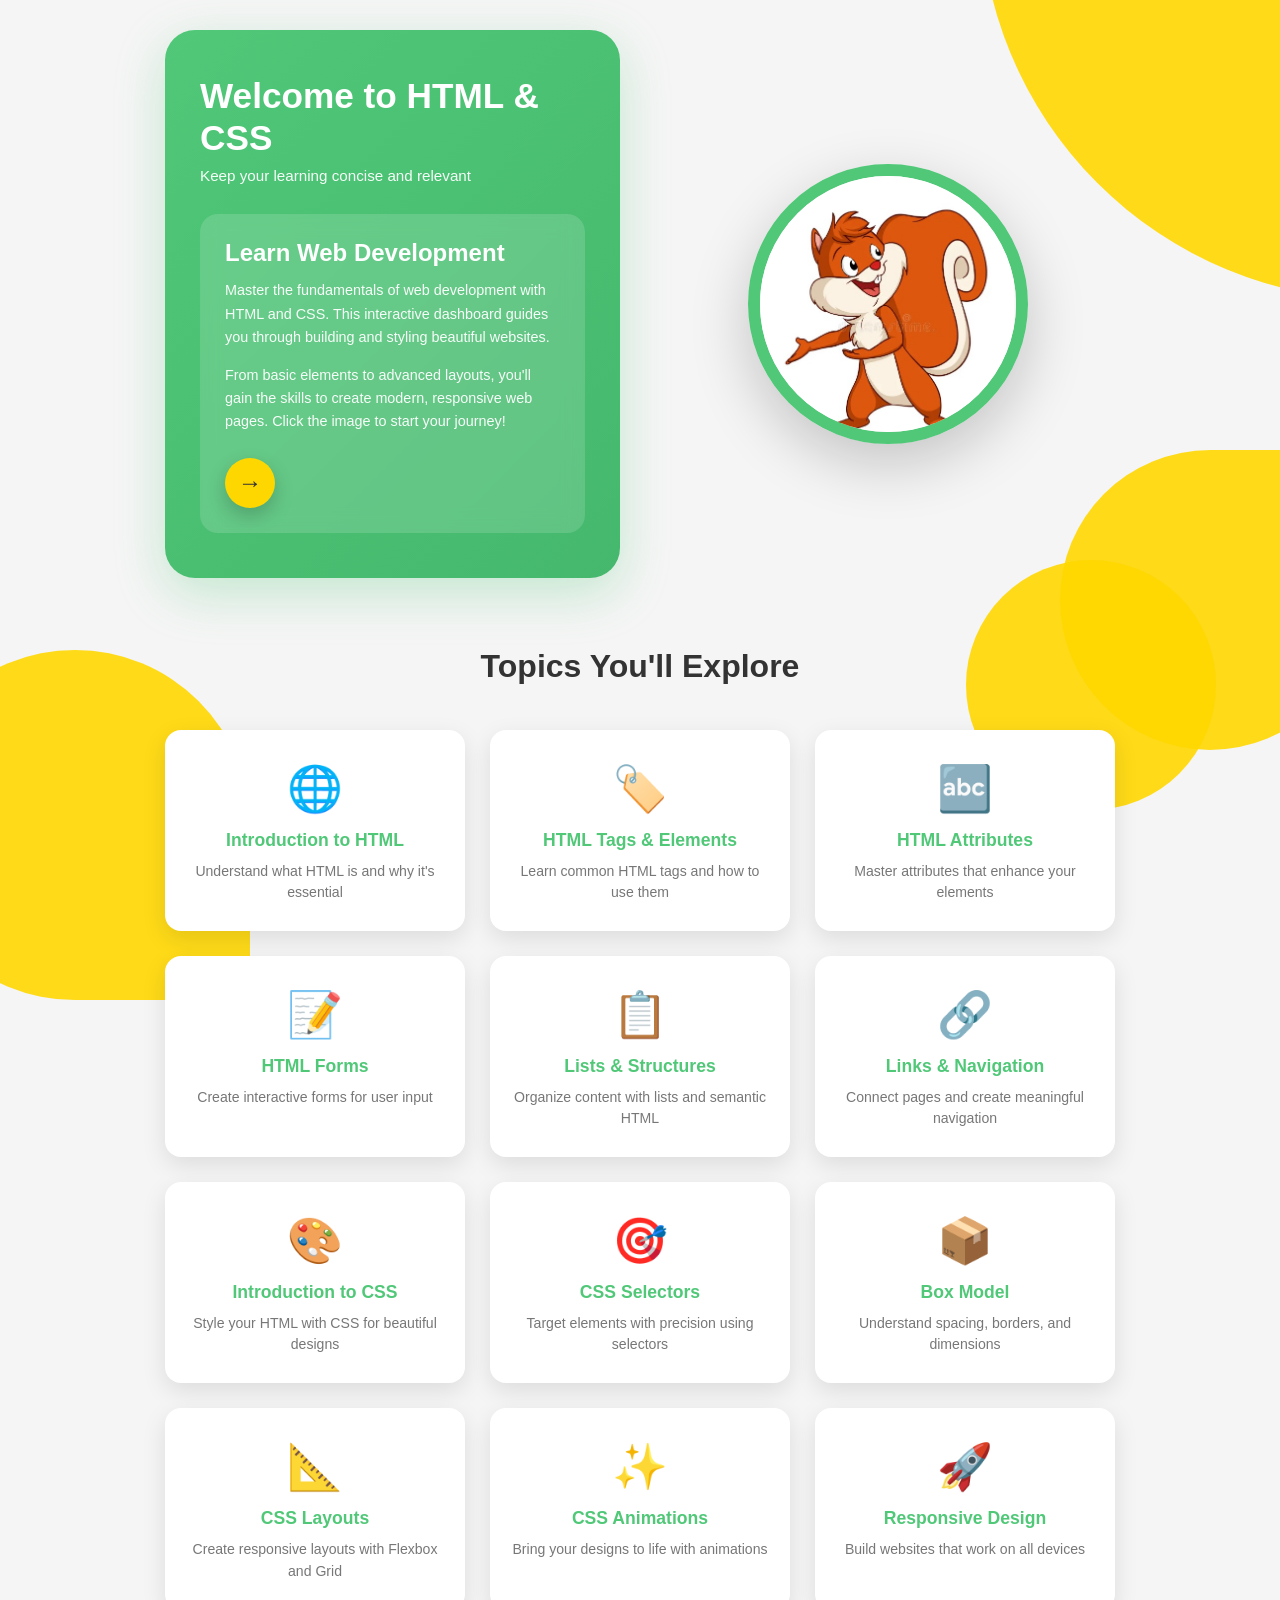
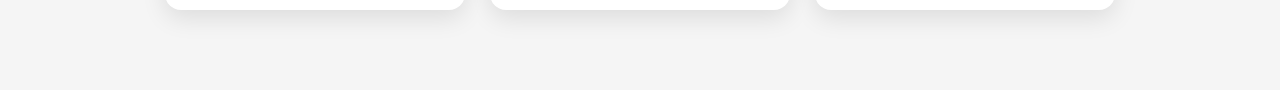
<file: index.html>
<!DOCTYPE html>
<html lang="en">
<head>
    <meta charset="UTF-8">
    <meta name="viewport" content="width=device-width, initial-scale=1.0">
    <title>HTML & CSS Learning Dashboard</title>
    <link rel="stylesheet" href="css/style.css">
</head>
<body>
    <!-- Decorative Yellow Shapes -->
    <div class="decoration decoration-top-right"></div>
    <div class="decoration decoration-middle-right"></div>
    <div class="decoration decoration-bottom-left"></div>
    <div class="decoration decoration-bottom-right"></div>

    <div class="container">
        <!-- Main Hero Section -->
        <div class="hero-section">
            <!-- Left Content Area (Green) -->
            <div class="content-area">
                <h1 class="main-title">Welcome to HTML & CSS</h1>
                <p class="subtitle">Keep your learning concise and relevant</p>

                <div class="content-box">
                    <h2 class="content-title">Learn Web Development</h2>
                    <p class="content-text">
                        Master the fundamentals of web development with HTML and CSS. 
                        This interactive dashboard guides you through building and styling beautiful websites.
                    </p>
                    <p class="content-text">
                        From basic elements to advanced layouts, you'll gain the skills to create modern, 
                        responsive web pages. Click the image to start your journey!
                    </p>

                    <!-- CTA Button -->
                    <a href="html.html" class="cta-button">→</a>
                </div>
            </div>

            <!-- Right Image Area (Circle) -->
            <div class="image-area">
                <a href="html.html" class="circular-image-link">
                    <img src="image/photo.jpg" alt="Start Learning" class="circular-image">
                </a>
            </div>
        </div>

        <!-- Topics Grid Below -->
        <div class="topics-section">
            <h2 class="topics-title">Topics You'll Explore</h2>
            <div class="topics-grid">
                <div class="topic-card">
                    <span class="topic-icon">🌐</span>
                    <h3>Introduction to HTML</h3>
                    <p>Understand what HTML is and why it's essential</p>
                </div>
                <div class="topic-card">
                    <span class="topic-icon">🏷️</span>
                    <h3>HTML Tags & Elements</h3>
                    <p>Learn common HTML tags and how to use them</p>
                </div>
                <div class="topic-card">
                    <span class="topic-icon">🔤</span>
                    <h3>HTML Attributes</h3>
                    <p>Master attributes that enhance your elements</p>
                </div>
                <div class="topic-card">
                    <span class="topic-icon">📝</span>
                    <h3>HTML Forms</h3>
                    <p>Create interactive forms for user input</p>
                </div>
                <div class="topic-card">
                    <span class="topic-icon">📋</span>
                    <h3>Lists & Structures</h3>
                    <p>Organize content with lists and semantic HTML</p>
                </div>
                <div class="topic-card">
                    <span class="topic-icon">🔗</span>
                    <h3>Links & Navigation</h3>
                    <p>Connect pages and create meaningful navigation</p>
                </div>
                <div class="topic-card">
                    <span class="topic-icon">🎨</span>
                    <h3>Introduction to CSS</h3>
                    <p>Style your HTML with CSS for beautiful designs</p>
                </div>
                <div class="topic-card">
                    <span class="topic-icon">🎯</span>
                    <h3>CSS Selectors</h3>
                    <p>Target elements with precision using selectors</p>
                </div>
                <div class="topic-card">
                    <span class="topic-icon">📦</span>
                    <h3>Box Model</h3>
                    <p>Understand spacing, borders, and dimensions</p>
                </div>
                <div class="topic-card">
                    <span class="topic-icon">📐</span>
                    <h3>CSS Layouts</h3>
                    <p>Create responsive layouts with Flexbox and Grid</p>
                </div>
                <div class="topic-card">
                    <span class="topic-icon">✨</span>
                    <h3>CSS Animations</h3>
                    <p>Bring your designs to life with animations</p>
                </div>
                <div class="topic-card">
                    <span class="topic-icon">🚀</span>
                    <h3>Responsive Design</h3>
                    <p>Build websites that work on all devices</p>
                </div>
            </div>
        </div>
    </div>
</body>
</html>
</file>
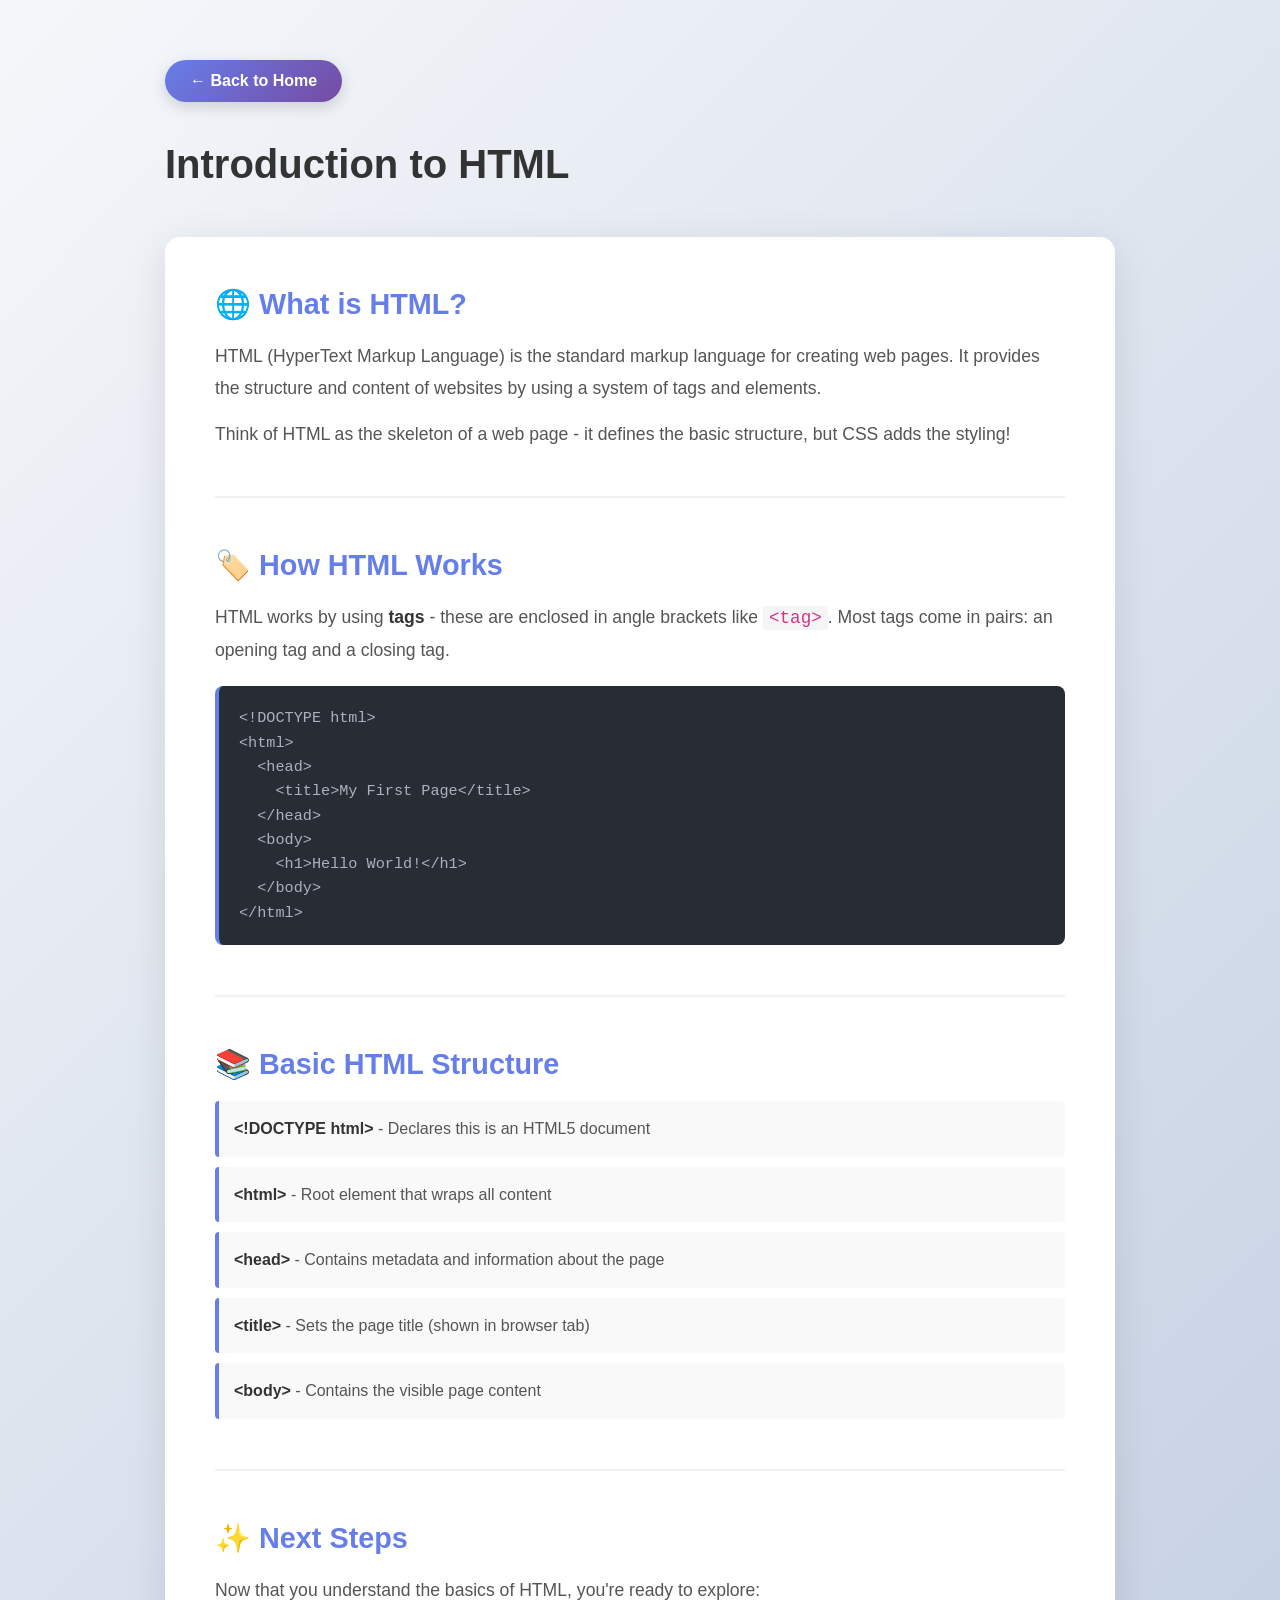
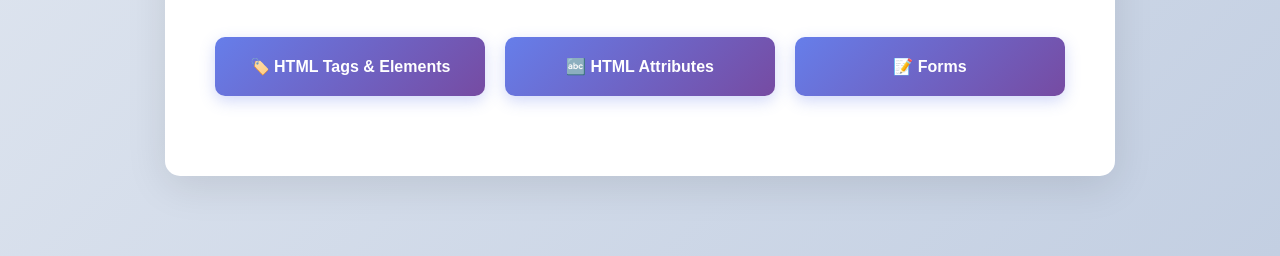
<file: html.html>
<!DOCTYPE html>
<html lang="en">
<head>
    <meta charset="UTF-8">
    <meta name="viewport" content="width=device-width, initial-scale=1.0">
    <title>HTML Learning - HTML & CSS Dashboard</title>
    <link rel="stylesheet" href="css/style.css">
    <link rel="stylesheet" href="css/learning.css">
</head>
<body class="learning-page">
    <div class="container">
        <!-- Header with Back Button -->
        <div class="page-header">
            <a href="index.html" class="back-button">← Back to Home</a>
            <h1>Introduction to HTML</h1>
        </div>

        <!-- Content Section -->
        <div class="learning-content">
            <section class="lesson-section">
                <h2>🌐 What is HTML?</h2>
                <p>
                    HTML (HyperText Markup Language) is the standard markup language for creating web pages. 
                    It provides the structure and content of websites by using a system of tags and elements.
                </p>
                <p>
                    Think of HTML as the skeleton of a web page - it defines the basic structure, but CSS adds the styling!
                </p>
            </section>

            <section class="lesson-section">
                <h2>🏷️ How HTML Works</h2>
                <p>
                    HTML works by using <strong>tags</strong> - these are enclosed in angle brackets like <code>&lt;tag&gt;</code>.
                    Most tags come in pairs: an opening tag and a closing tag.
                </p>
                <div class="code-example">
                    <code>
&lt;!DOCTYPE html&gt;<br>
&lt;html&gt;<br>
&nbsp;&nbsp;&lt;head&gt;<br>
&nbsp;&nbsp;&nbsp;&nbsp;&lt;title&gt;My First Page&lt;/title&gt;<br>
&nbsp;&nbsp;&lt;/head&gt;<br>
&nbsp;&nbsp;&lt;body&gt;<br>
&nbsp;&nbsp;&nbsp;&nbsp;&lt;h1&gt;Hello World!&lt;/h1&gt;<br>
&nbsp;&nbsp;&lt;/body&gt;<br>
&lt;/html&gt;
                    </code>
                </div>
            </section>

            <section class="lesson-section">
                <h2>📚 Basic HTML Structure</h2>
                <ul class="lesson-list">
                    <li><strong>&lt;!DOCTYPE html&gt;</strong> - Declares this is an HTML5 document</li>
                    <li><strong>&lt;html&gt;</strong> - Root element that wraps all content</li>
                    <li><strong>&lt;head&gt;</strong> - Contains metadata and information about the page</li>
                    <li><strong>&lt;title&gt;</strong> - Sets the page title (shown in browser tab)</li>
                    <li><strong>&lt;body&gt;</strong> - Contains the visible page content</li>
                </ul>
            </section>

            <section class="lesson-section">
                <h2>✨ Next Steps</h2>
                <p>Now that you understand the basics of HTML, you're ready to explore:</p>
                <div class="next-topics">
                    <a href="#" class="topic-link">🏷️ HTML Tags & Elements</a>
                    <a href="#" class="topic-link">🔤 HTML Attributes</a>
                    <a href="#" class="topic-link">📝 Forms</a>
                </div>
            </section>
        </div>
    </div>
</body>
</html>
</file>
<file: css/style.css>
/* ==================== GLOBAL STYLES ==================== */
* {
    margin: 0;
    padding: 0;
    box-sizing: border-box;
}

body {
    font-family: 'Segoe UI', Tahoma, Geneva, Verdana, sans-serif;
    background: #f5f5f5;
    color: #333;
    min-height: 100vh;
    padding: 30px 20px;
    position: relative;
    overflow-x: hidden;
}

.container {
    max-width: 950px;
    margin: 0 auto;
}

/* ==================== DECORATIVE SHAPES ==================== */
.decoration {
    position: fixed;
    background: #FFD700;
    border-radius: 50%;
    z-index: -1;
    opacity: 0.9;
}

.decoration-top-right {
    width: 400px;
    height: 400px;
    top: -100px;
    right: -100px;
    border-radius: 0 0 0 400px;
}

.decoration-middle-right {
    width: 300px;
    height: 300px;
    top: 50%;
    right: -80px;
    border-radius: 50% 0 50% 50%;
}

.decoration-bottom-left {
    width: 350px;
    height: 350px;
    bottom: -100px;
    left: -100px;
    border-radius: 50% 50% 0 50%;
}

.decoration-bottom-right {
    width: 250px;
    height: 250px;
    bottom: 10%;
    right: 5%;
    border-radius: 50%;
}

/* ==================== HERO SECTION ==================== */
.hero-section {
    display: grid;
    grid-template-columns: 1fr 1fr;
    gap: 40px;
    align-items: center;
    margin-bottom: 60px;
    position: relative;
    z-index: 1;
}

/* ==================== CONTENT AREA (LEFT) ==================== */
.content-area {
    padding: 45px 35px;
    background: linear-gradient(135deg, #50C878 0%, #45B86D 100%);
    border-radius: 30px;
    color: white;
    box-shadow: 0 15px 50px rgba(80, 200, 120, 0.3);
}

.main-title {
    font-size: 2.2rem;
    font-weight: 800;
    margin-bottom: 8px;
    line-height: 1.2;
}

.subtitle {
    font-size: 0.95rem;
    font-weight: 400;
    margin-bottom: 30px;
    opacity: 0.95;
}

.content-box {
    background: rgba(255, 255, 255, 0.15);
    border-radius: 18px;
    padding: 25px;
    backdrop-filter: blur(10px);
}

.content-title {
    font-size: 1.5rem;
    font-weight: 700;
    margin-bottom: 12px;
}

.content-text {
    font-size: 0.9rem;
    line-height: 1.6;
    margin-bottom: 15px;
    opacity: 0.95;
}

.content-text:last-of-type {
    margin-bottom: 25px;
}

.cta-button {
    display: inline-flex;
    align-items: center;
    justify-content: center;
    background: #FFD700;
    color: #333;
    padding: 15px 18px;
    border-radius: 50%;
    text-decoration: none;
    font-weight: 700;
    font-size: 1.5rem;
    transition: all 0.3s ease;
    box-shadow: 0 8px 20px rgba(0, 0, 0, 0.2);
    width: 50px;
    height: 50px;
}

.cta-button:hover {
    transform: translateY(-5px) scale(1.1);
    box-shadow: 0 15px 40px rgba(0, 0, 0, 0.3);
    background: #FFC700;
}

/* ==================== IMAGE AREA (RIGHT) ==================== */
.image-area {
    display: flex;
    justify-content: center;
    align-items: center;
    position: relative;
}

.circular-image-link {
    position: relative;
    display: inline-block;
    width: 280px;
    height: 280px;
    border-radius: 50%;
    border: 12px solid #50C878;
    overflow: hidden;
    box-shadow: 0 20px 60px rgba(0, 0, 0, 0.2);
    transition: all 0.3s ease;
    text-decoration: none;
}

.circular-image-link:hover {
    transform: scale(1.05);
    box-shadow: 0 25px 70px rgba(0, 0, 0, 0.3);
}

.circular-image {
    width: 100%;
    height: 100%;
    object-fit: cover;
    display: block;
}

/* ==================== TOPICS SECTION ==================== */
.topics-section {
    margin-top: 70px;
    position: relative;
    z-index: 1;
}

.topics-title {
    font-size: 2rem;
    font-weight: 800;
    text-align: center;
    margin-bottom: 45px;
    color: #333;
}

.topics-grid {
    display: grid;
    grid-template-columns: repeat(auto-fit, minmax(260px, 1fr));
    gap: 25px;
    margin-bottom: 50px;
}

.topic-card {
    background: white;
    border-radius: 16px;
    padding: 28px 22px;
    text-align: center;
    box-shadow: 0 8px 25px rgba(0, 0, 0, 0.1);
    transition: all 0.3s ease;
    cursor: pointer;
    border-top: 4px solid transparent;
}

.topic-card:hover {
    transform: translateY(-10px);
    box-shadow: 0 15px 45px rgba(80, 200, 120, 0.2);
    border-top-color: #50C878;
}

.topic-icon {
    font-size: 2.8rem;
    display: block;
    margin-bottom: 15px;
}

.topic-card h3 {
    color: #50C878;
    font-size: 1.1rem;
    margin-bottom: 10px;
    font-weight: 700;
}

.topic-card p {
    color: #777;
    font-size: 0.88rem;
    line-height: 1.5;
}

/* ==================== ANIMATIONS ==================== */
@keyframes fadeInDown {
    from {
        opacity: 0;
        transform: translateY(-30px);
    }
    to {
        opacity: 1;
        transform: translateY(0);
    }
}

@keyframes fadeInUp {
    from {
        opacity: 0;
        transform: translateY(30px);
    }
    to {
        opacity: 1;
        transform: translateY(0);
    }
}

/* ==================== RESPONSIVE DESIGN ==================== */
@media (max-width: 1024px) {
    .hero-section {
        grid-template-columns: 1fr;
        gap: 35px;
        margin-bottom: 50px;
    }

    .image-area {
        order: -1;
    }

    .content-area {
        padding: 35px 28px;
    }

    .main-title {
        font-size: 1.9rem;
    }

    .circular-image-link {
        width: 260px;
        height: 260px;
        border-width: 11px;
    }
}

@media (max-width: 768px) {
    body {
        padding: 20px 15px;
    }

    .decoration-top-right {
        width: 200px;
        height: 200px;
        top: -40px;
        right: -60px;
    }

    .decoration-middle-right {
        width: 160px;
        height: 160px;
        right: -60px;
    }

    .decoration-bottom-left {
        width: 160px;
        height: 160px;
        bottom: -40px;
        left: -60px;
    }

    .decoration-bottom-right {
        width: 120px;
        height: 120px;
    }

    .content-area {
        padding: 28px 22px;
        border-radius: 22px;
    }

    .main-title {
        font-size: 1.6rem;
    }

    .subtitle {
        font-size: 0.85rem;
        margin-bottom: 20px;
    }

    .content-box {
        padding: 18px;
    }

    .content-title {
        font-size: 1.2rem;
        margin-bottom: 10px;
    }

    .content-text {
        font-size: 0.85rem;
        margin-bottom: 12px;
    }

    .circular-image-link {
        width: 220px;
        height: 220px;
        border-width: 10px;
    }

    .topics-title {
        font-size: 1.6rem;
        margin-bottom: 35px;
    }

    .topics-grid {
        grid-template-columns: repeat(2, 1fr);
        gap: 18px;
    }

    .topic-card {
        padding: 20px 15px;
    }

    .topic-icon {
        font-size: 2.2rem;
    }
}

@media (max-width: 480px) {
    body {
        padding: 12px 10px;
    }

    .decoration-top-right {
        width: 120px;
        height: 120px;
        top: 0;
        right: -30px;
    }

    .decoration-middle-right {
        width: 100px;
        height: 100px;
        right: -40px;
    }

    .decoration-bottom-left {
        width: 100px;
        height: 100px;
        bottom: 0;
        left: -30px;
    }

    .decoration-bottom-right {
        display: none;
    }

    .content-area {
        padding: 22px 18px;
        margin-bottom: 25px;
    }

    .main-title {
        font-size: 1.4rem;
    }

    .subtitle {
        font-size: 0.8rem;
        margin-bottom: 18px;
    }

    .content-box {
        padding: 15px;
    }

    .content-title {
        font-size: 1.1rem;
    }

    .content-text {
        font-size: 0.8rem;
    }

    .cta-button {
        padding: 10px 25px;
        font-size: 0.9rem;
    }

    .circular-image-link {
        width: 180px;
        height: 180px;
        border-width: 8px;
    }

    .topics-title {
        font-size: 1.3rem;
        margin-bottom: 25px;
    }

    .topics-grid {
        grid-template-columns: 1fr;
        gap: 12px;
    }

    .topic-card {
        padding: 18px 12px;
    }

    .topic-icon {
        font-size: 1.8rem;
    }

    .topic-card h3 {
        font-size: 1rem;
    }

    .topic-card p {
        font-size: 0.8rem;
    }
}
</file>
<file: css/learning.css>
/* ==================== LEARNING PAGE STYLES ==================== */
.learning-page {
    background: linear-gradient(135deg, #f5f7fa 0%, #c3cfe2 100%);
}

.page-header {
    margin-bottom: 50px;
    margin-top: 30px;
}

.back-button {
    display: inline-block;
    background: linear-gradient(135deg, #667eea 0%, #764ba2 100%);
    color: white;
    padding: 12px 25px;
    border-radius: 25px;
    text-decoration: none;
    font-weight: 600;
    transition: all 0.3s ease;
    margin-bottom: 20px;
    box-shadow: 0 5px 15px rgba(0, 0, 0, 0.15);
}

.back-button:hover {
    transform: translateX(-5px);
    box-shadow: 0 8px 20px rgba(0, 0, 0, 0.25);
}

.page-header h1 {
    color: #333;
    font-size: 2.5rem;
    margin-top: 20px;
}

/* ==================== LEARNING CONTENT ==================== */
.learning-content {
    background: white;
    border-radius: 15px;
    padding: 50px;
    box-shadow: 0 10px 40px rgba(0, 0, 0, 0.1);
    margin-bottom: 50px;
}

.lesson-section {
    margin-bottom: 50px;
    padding-bottom: 30px;
    border-bottom: 2px solid #f0f0f0;
}

.lesson-section:last-child {
    border-bottom: none;
    margin-bottom: 0;
}

.lesson-section h2 {
    color: #667eea;
    font-size: 1.8rem;
    margin-bottom: 20px;
}

.lesson-section p {
    color: #555;
    font-size: 1.1rem;
    line-height: 1.8;
    margin-bottom: 15px;
}

.lesson-section strong {
    color: #333;
    font-weight: 600;
}

.lesson-section code {
    background: #f5f5f5;
    color: #d63384;
    padding: 2px 6px;
    border-radius: 4px;
    font-family: 'Courier New', monospace;
}

/* ==================== CODE EXAMPLES ==================== */
.code-example {
    background: #282c34;
    border-left: 4px solid #667eea;
    color: #abb2bf;
    padding: 20px;
    border-radius: 8px;
    overflow-x: auto;
    margin: 20px 0;
    font-family: 'Courier New', monospace;
    font-size: 0.95rem;
}

.code-example code {
    background: transparent;
    color: #abb2bf;
    padding: 0;
    border-radius: 0;
    line-height: 1.6;
}

/* ==================== LISTS ==================== */
.lesson-list {
    list-style: none;
    margin: 20px 0;
}

.lesson-list li {
    background: #f9f9f9;
    padding: 15px;
    margin-bottom: 10px;
    border-left: 4px solid #667eea;
    color: #555;
    line-height: 1.6;
    border-radius: 4px;
}

.lesson-list li:hover {
    background: #f0f4ff;
}

/* ==================== TOPIC LINKS ==================== */
.next-topics {
    display: grid;
    grid-template-columns: repeat(auto-fit, minmax(250px, 1fr));
    gap: 20px;
    margin-top: 30px;
}

.topic-link {
    background: linear-gradient(135deg, #667eea 0%, #764ba2 100%);
    color: white;
    padding: 20px;
    border-radius: 10px;
    text-decoration: none;
    text-align: center;
    font-weight: 600;
    font-size: 1rem;
    transition: all 0.3s ease;
    box-shadow: 0 5px 15px rgba(102, 126, 234, 0.3);
}

.topic-link:hover {
    transform: translateY(-5px);
    box-shadow: 0 10px 25px rgba(102, 126, 234, 0.5);
}

/* ==================== RESPONSIVE ==================== */
@media (max-width: 768px) {
    .page-header h1 {
        font-size: 1.8rem;
    }

    .learning-content {
        padding: 25px;
    }

    .lesson-section h2 {
        font-size: 1.4rem;
    }

    .lesson-section p {
        font-size: 1rem;
    }

    .code-example {
        font-size: 0.85rem;
        padding: 15px;
    }

    .next-topics {
        grid-template-columns: 1fr;
    }
}

@media (max-width: 480px) {
    .page-header h1 {
        font-size: 1.5rem;
    }

    .learning-content {
        padding: 15px;
    }

    .lesson-section {
        margin-bottom: 30px;
        padding-bottom: 20px;
    }

    .lesson-section h2 {
        font-size: 1.2rem;
    }

    .lesson-section p {
        font-size: 0.95rem;
    }
}
</file>
